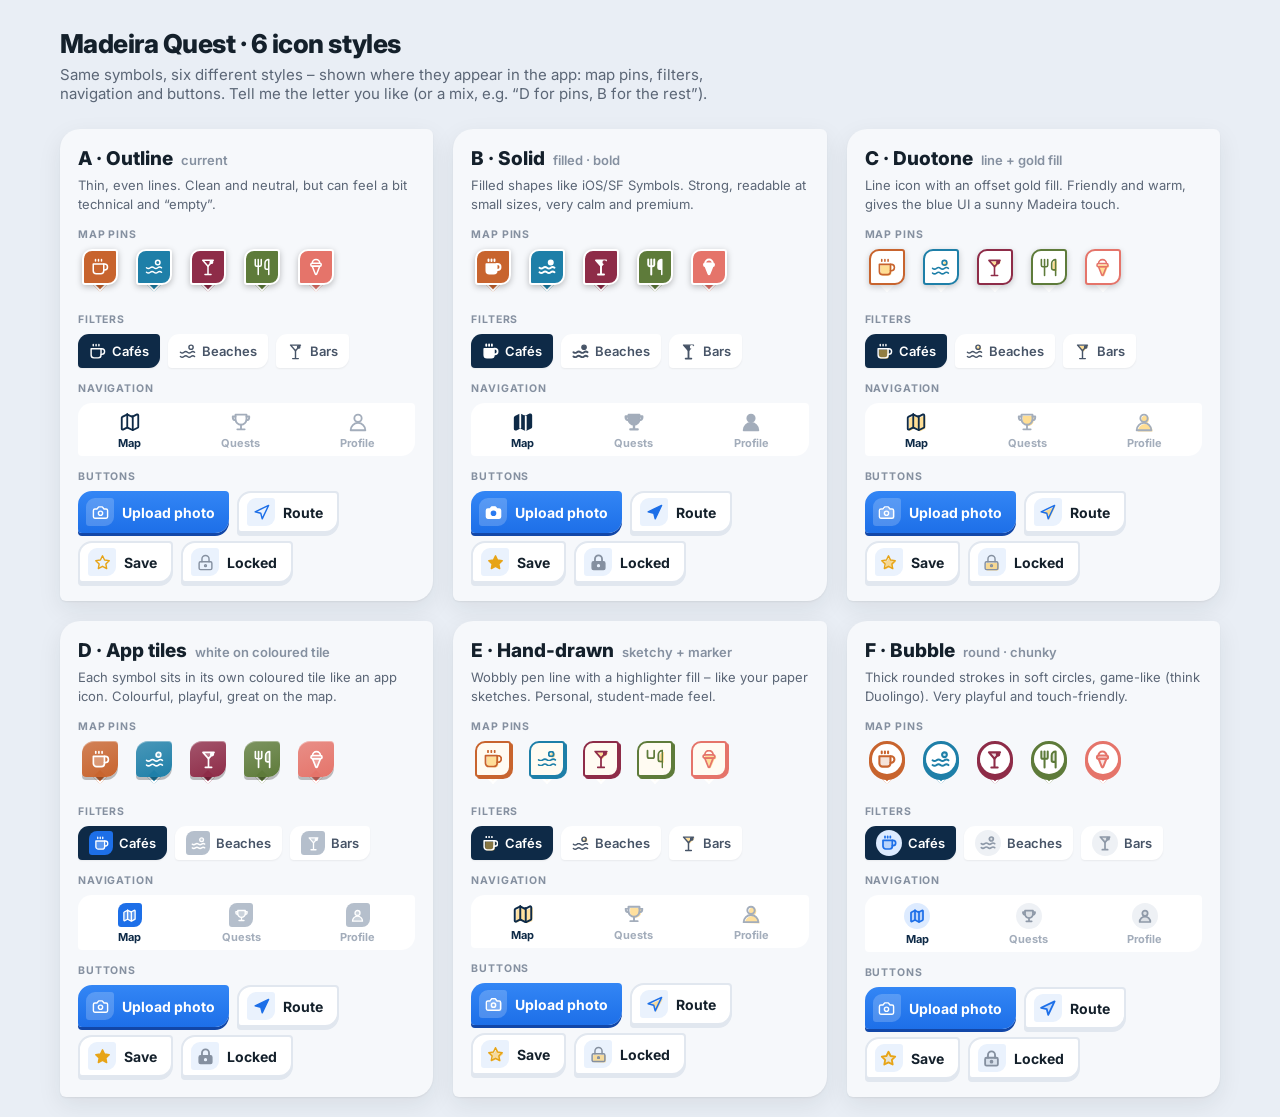
<file: designs-icons.html>
<!doctype html>
<html lang="en">
<head>
<meta charset="utf-8" />
<meta name="viewport" content="width=device-width, initial-scale=1" />
<title>Madeira Quest – Icon styles</title>
<link rel="preconnect" href="https://fonts.googleapis.com" />
<link rel="preconnect" href="https://fonts.gstatic.com" crossorigin />
<link href="https://fonts.googleapis.com/css2?family=Inter:wght@400;500;600;700;800&display=swap" rel="stylesheet" />
<style>
  :root { --blue: #1D6FE8; --deep: #1247A8; --navy: #0E2A47; --sun: #FFC23D; --ink: #14202B; --muted: #8590A0; --line: #E1E7EF; --bg: #F6F8FB; }
  * { box-sizing: border-box; }
  body { margin: 0; font-family: Inter, system-ui, sans-serif; background: #E9EEF5; color: var(--ink); }
  header { padding: 28px 20px 6px; max-width: 1200px; margin: 0 auto; }
  header h1 { margin: 0 0 6px; font-size: 26px; font-weight: 800; letter-spacing: -.02em; }
  header p { margin: 0; color: #5b6676; font-size: 15px; max-width: 680px; }
  .grid { display: grid; grid-template-columns: repeat(auto-fit, minmax(340px, 1fr)); gap: 20px; padding: 20px; max-width: 1200px; margin: 0 auto; }
  .card { background: var(--bg); border-radius: 20px 6px 20px 6px; padding: 18px; box-shadow: 0 1px 2px rgba(0,0,0,.06), 0 8px 24px rgba(20,32,43,.08); }
  .card h2 { margin: 0; font-size: 19px; font-weight: 800; display: flex; align-items: baseline; gap: 8px; }
  .card h2 span { font-size: 13px; font-weight: 600; color: var(--muted); }
  .card .why { font-size: 13px; color: #5b6676; margin: 6px 0 14px; line-height: 1.45; min-height: 38px; }
  .row-label { font-size: 10.5px; font-weight: 700; color: var(--muted); text-transform: uppercase; letter-spacing: .08em; margin: 14px 0 8px; }
  .pins { display: flex; gap: 10px; }
  .pin { width: 44px; height: 50px; position: relative; }
  .chips, .acts { display: flex; gap: 8px; flex-wrap: wrap; }
  .chip { display: inline-flex; align-items: center; gap: 6px; height: 34px; padding: 0 11px; border-radius: 11px 4px 11px 4px; background: #fff; font-size: 13px; font-weight: 600; color: #475467; box-shadow: 0 1px 2px rgba(0,0,0,.06); }
  .chip.on { background: var(--navy); color: #fff; }
  .nav { display: flex; justify-content: space-around; background: #fff; border-radius: 14px 4px 14px 4px; padding: 8px 0 6px; }
  .nav div { display: flex; flex-direction: column; align-items: center; gap: 3px; font-size: 11px; font-weight: 700; color: #A3ADBB; }
  .nav div.on { color: var(--navy); }
  .btn { display: inline-flex; align-items: center; gap: 8px; height: 42px; padding: 0 14px 0 8px; border-radius: 14px 4px 14px 4px; font-weight: 700; font-size: 14px; background: linear-gradient(180deg, #3386F5, var(--blue)); color: #fff; box-shadow: 0 3px 0 var(--deep); }
  .btn.o { background: #fff; color: var(--ink); box-shadow: 0 3px 0 var(--line); border: 2px solid var(--line); }
  .btn .tile { width: 28px; height: 28px; display: grid; place-items: center; border-radius: 9px 3px 9px 3px; background: rgba(255,255,255,.2); }
  .btn.o .tile { background: #EAF2FD; color: var(--blue); }
  svg.i { display: block; overflow: visible; }
  .pick { margin-top: 16px; font-size: 13px; font-weight: 700; color: var(--blue); }
</style>
</head>
<body>
<header>
  <h1>Madeira Quest · 6 icon styles</h1>
  <p>Same symbols, six different styles – shown where they appear in the app: map pins, filters, navigation and buttons. Tell me the letter you like (or a mix, e.g. “D for pins, B for the rest”).</p>
</header>
<div class="grid" id="grid"></div>

<svg width="0" height="0" style="position:absolute">
  <defs>
    <filter id="rough" x="-10%" y="-10%" width="120%" height="120%">
      <feTurbulence type="fractalNoise" baseFrequency="0.035" numOctaves="2" seed="4" />
      <feDisplacementMap in="SourceGraphic" scale="1.6" />
    </filter>
  </defs>
</svg>

<script>
  // each icon = list of parts: [svg element, kind]  kind: "f" = fillable shape, "l" = line, "c" = cut-out detail
  const P = (d, k = "l") => [`<path d="${d}"/>`, k];
  const C = (cx, cy, r, k = "l") => [`<circle cx="${cx}" cy="${cy}" r="${r}"/>`, k];
  const R = (x, y, w, h, rx, k = "l") => [`<rect x="${x}" y="${y}" width="${w}" height="${h}" rx="${rx}"/>`, k];
  const I = {
    coffee:  [P("M3 8h14v9a4 4 0 0 1-4 4H7a4 4 0 0 1-4-4Z", "f"), P("M17 8h1a4 4 0 1 1 0 8h-1"), P("M6 2v2M10 2v2M14 2v2")],
    beach:   [C(17, 6, 3, "f"), P("M2 13c.6.5 1.2 1 2.5 1 2.5 0 2.5-2 5-2 2.6 0 2.4 2 5 2 2.5 0 2.5-2 5-2 1.3 0 1.9.5 2.5 1"), P("M2 19c.6.5 1.2 1 2.5 1 2.5 0 2.5-2 5-2 2.6 0 2.4 2 5 2 2.5 0 2.5-2 5-2 1.3 0 1.9.5 2.5 1")],
    bar:     [P("m19 3-7 8-7-8Z", "f"), P("M12 11v11M8 22h8"), C(16.5, 5.5, 1.6, "c")],
    food:    [P("M3 2v7c0 1.1.9 2 2 2h4a2 2 0 0 0 2-2V2"), P("M7 2v20"), P("M21 15V2a5 5 0 0 0-5 5v6c0 1.1.9 2 2 2h3Zm0 0v7", "f")],
    ice:     [P("m7 11 4.08 10.35a1 1 0 0 0 1.84 0L17 11Z", "f"), P("M17 7A5 5 0 0 0 7 7"), P("M17 7a2 2 0 0 1 0 4H7a2 2 0 0 1 0-4Z", "f")],
    map:     [P("M14.1 6.3 9.9 4.2a2 2 0 0 0-1.8 0L3.6 6.4A1 1 0 0 0 3 7.3v12.1a1 1 0 0 0 1.4.9l3.7-1.9a2 2 0 0 1 1.8 0l4.2 2.1a2 2 0 0 0 1.8 0l4.5-2.2a1 1 0 0 0 .6-.9V4.6a1 1 0 0 0-1.4-.9l-3.7 1.9a2 2 0 0 1-1.8 0Z", "f"), P("M15 5.8v15M9 3.2v15", "c")],
    trophy:  [P("M6 4h12v5a6 6 0 0 1-12 0V4Z", "f"), P("M12 15v5M8 20h8"), P("M6 6H3v1a3 3 0 0 0 3 3M18 6h3v1a3 3 0 0 1-3 3")],
    user:    [C(12, 8, 4, "f"), P("M4 21a8 8 0 0 1 16 0Z", "f")],
    camera:  [P("M14.5 4h-5L7 7H4a2 2 0 0 0-2 2v9a2 2 0 0 0 2 2h16a2 2 0 0 0 2-2V9a2 2 0 0 0-2-2h-3Z", "f"), C(12, 13, 3, "c")],
    route:   [P("M3 11 22 2l-9 19-2-8Z", "f")],
    star:    [P("M12 2.5l2.9 6 6.6.9-4.8 4.6 1.2 6.5L12 17.4l-5.9 3.1 1.2-6.5L2.5 9.4l6.6-.9Z", "f")],
    lock:    [R(3, 11, 18, 11, 2, "f"), P("M7 11V7a5 5 0 0 1 10 0v4"), C(12, 16.5, 1.3, "c")],
  };
  const CAT = [["coffee", "Cafés", "#C8642E"], ["beach", "Beaches", "#1E7FA8"], ["bar", "Bars", "#8E2C48"], ["food", "Food", "#5E7B3A"], ["ice", "Ice cream", "#E5746A"]];

  // render one icon in a style
  function icon(name, style, o = {}) {
    const size = o.size || 22, color = o.color || "currentColor", bg = o.bg || "#fff", accent = o.accent || "var(--sun)";
    const parts = I[name].map(([el, k]) => {
      const a = (attrs) => el.replace(/^<(\w+)/, `<$1 ${attrs}`);
      switch (style) {
        case "outline": return a(`fill="none" stroke="${color}" stroke-width="2"`);
        case "solid":   return k === "f" ? a(`fill="${color}" stroke="${color}" stroke-width="2"`) : k === "c" ? a(`fill="${bg}" stroke="${bg}" stroke-width="2"`) : a(`fill="none" stroke="${color}" stroke-width="2.6"`);
        case "duo":     return (k === "f" ? a(`fill="${accent}" fill-opacity=".55" stroke="none" transform="translate(1.3 1.3)"`) : "") + a(`fill="none" stroke="${color}" stroke-width="2"`);
        case "tile":    return a(`fill="${k === "f" ? "rgba(255,255,255,.28)" : "none"}" stroke="#fff" stroke-width="2.1"`);
        case "sketch":  return (k === "f" ? a(`fill="${accent}" fill-opacity=".5" stroke="none" transform="translate(1.6 1.2) rotate(2 12 12)"`) : "") + a(`fill="none" stroke="${color}" stroke-width="2.1" filter="url(#rough)"`);
        case "bubble":  return (k === "f" ? a(`fill="${color}" fill-opacity=".18" stroke="none"`) : "") + a(`fill="${k === "c" ? color : "none"}" stroke="${color}" stroke-width="2.6"`);
      }
    }).join("");
    return `<svg class="i" width="${size}" height="${size}" viewBox="0 0 24 24" stroke-linecap="round" stroke-linejoin="round">${parts}</svg>`;
  }

  // how a map pin looks in each style
  function pin(style, [name, , col]) {
    const base = `position:absolute;left:4px;top:0;width:36px;height:36px;display:grid;place-items:center;`;
    const tail = (c) => `<div style="position:absolute;left:50%;top:31px;width:10px;height:10px;transform:translateX(-50%) rotate(45deg);background:${c};border-right:2px solid #fff;border-bottom:2px solid #fff"></div>`;
    switch (style) {
      case "outline": return `<div class="pin">${tail(col)}<div style="${base}border-radius:10px 3px 10px 3px;background:${col};border:2px solid #fff;box-shadow:0 2px 6px rgba(0,0,0,.25)">${icon(name, "outline", { color: "#fff", size: 18 })}</div></div>`;
      case "solid":   return `<div class="pin">${tail(col)}<div style="${base}border-radius:10px 3px 10px 3px;background:${col};border:2px solid #fff;box-shadow:0 2px 6px rgba(0,0,0,.25)">${icon(name, "solid", { color: "#fff", bg: col, size: 18 })}</div></div>`;
      case "duo":     return `<div class="pin">${tail("#fff")}<div style="${base}border-radius:10px 3px 10px 3px;background:#fff;border:2px solid ${col};box-shadow:0 2px 6px rgba(0,0,0,.2)">${icon(name, "duo", { color: col, size: 19 })}</div></div>`;
      case "tile":    return `<div class="pin">${tail(col)}<div style="${base}border-radius:12px 4px 12px 4px;background:linear-gradient(160deg, ${col}cc, ${col});box-shadow:inset 0 1px 0 rgba(255,255,255,.35),0 3px 0 rgba(0,0,0,.25)">${icon(name, "tile", { size: 19 })}</div></div>`;
      case "sketch":  return `<div class="pin">${tail("#FFFBF2")}<div style="${base}border-radius:10px 3px 10px 3px;background:#FFFBF2;border:2px solid ${col};box-shadow:2px 2px 0 ${col}">${icon(name, "sketch", { color: col, size: 20 })}</div></div>`;
      case "bubble":  return `<div class="pin">${tail(col)}<div style="${base}border-radius:50%;background:#fff;border:3px solid ${col};box-shadow:0 3px 0 ${col}">${icon(name, "bubble", { color: col, size: 19 })}</div></div>`;
    }
  }
  function ui(style, name, active) {
    if (style === "tile") return `<span style="display:grid;place-items:center;width:24px;height:24px;border-radius:8px 3px 8px 3px;background:${active ? "var(--blue)" : "#B5BFCC"}">${icon(name, "tile", { size: 15 })}</span>`;
    if (style === "bubble") return `<span style="display:grid;place-items:center;width:26px;height:26px;border-radius:50%;background:${active ? "#DDEBFF" : "#EEF1F5"}">${icon(name, "bubble", { size: 16, color: active ? "var(--blue)" : "#8E99A8" })}</span>`;
    return icon(name, style, { size: 22 });
  }

  const STYLES = [
    ["outline", "A · Outline", "current", "Thin, even lines. Clean and neutral, but can feel a bit technical and “empty”."],
    ["solid", "B · Solid", "filled · bold", "Filled shapes like iOS/SF Symbols. Strong, readable at small sizes, very calm and premium."],
    ["duo", "C · Duotone", "line + gold fill", "Line icon with an offset gold fill. Friendly and warm, gives the blue UI a sunny Madeira touch."],
    ["tile", "D · App tiles", "white on coloured tile", "Each symbol sits in its own coloured tile like an app icon. Colourful, playful, great on the map."],
    ["sketch", "E · Hand-drawn", "sketchy + marker", "Wobbly pen line with a highlighter fill – like your paper sketches. Personal, student-made feel."],
    ["bubble", "F · Bubble", "round · chunky", "Thick rounded strokes in soft circles, game-like (think Duolingo). Very playful and touch-friendly."],
  ];

  document.getElementById("grid").innerHTML = STYLES.map(([st, title, sub, why]) => `
    <section class="card">
      <h2>${title} <span>${sub}</span></h2>
      <p class="why">${why}</p>
      <div class="row-label">Map pins</div>
      <div class="pins">${CAT.map((c) => pin(st, c)).join("")}</div>
      <div class="row-label">Filters</div>
      <div class="chips">${CAT.slice(0, 3).map(([n, l], i) => `<span class="chip ${i === 0 ? "on" : ""}">${st === "tile" || st === "bubble" ? ui(st, n, i === 0) : icon(n, st, { size: 17, color: i === 0 ? "#fff" : "currentColor", bg: i === 0 ? "#0E2A47" : "#fff" })}${l}</span>`).join("")}</div>
      <div class="row-label">Navigation</div>
      <div class="nav">${[["map", "Map"], ["trophy", "Quests"], ["user", "Profile"]].map(([n, l], i) => `<div class="${i === 0 ? "on" : ""}">${ui(st, n, i === 0)}${l}</div>`).join("")}</div>
      <div class="row-label">Buttons</div>
      <div class="acts">
        <span class="btn"><span class="tile">${icon("camera", st === "tile" || st === "bubble" ? "outline" : st, { size: 17, color: "#fff", bg: "#2a7af0", accent: "rgba(255,255,255,.5)" })}</span>Upload photo</span>
        <span class="btn o"><span class="tile">${icon("route", st === "tile" || st === "bubble" ? (st === "tile" ? "solid" : "bubble") : st, { size: 17, color: "#1D6FE8" })}</span>Route</span>
        <span class="btn o"><span class="tile">${icon("star", st === "tile" ? "solid" : st, { size: 17, color: "#E7A417" })}</span>Save</span>
        <span class="btn o"><span class="tile" style="color:#8590A0">${icon("lock", st === "tile" ? "solid" : st, { size: 17, color: "#8590A0", bg: "#EAF2FD" })}</span>Locked</span>
      </div>
    </section>`).join("");
</script>
</body>
</html>
</file>
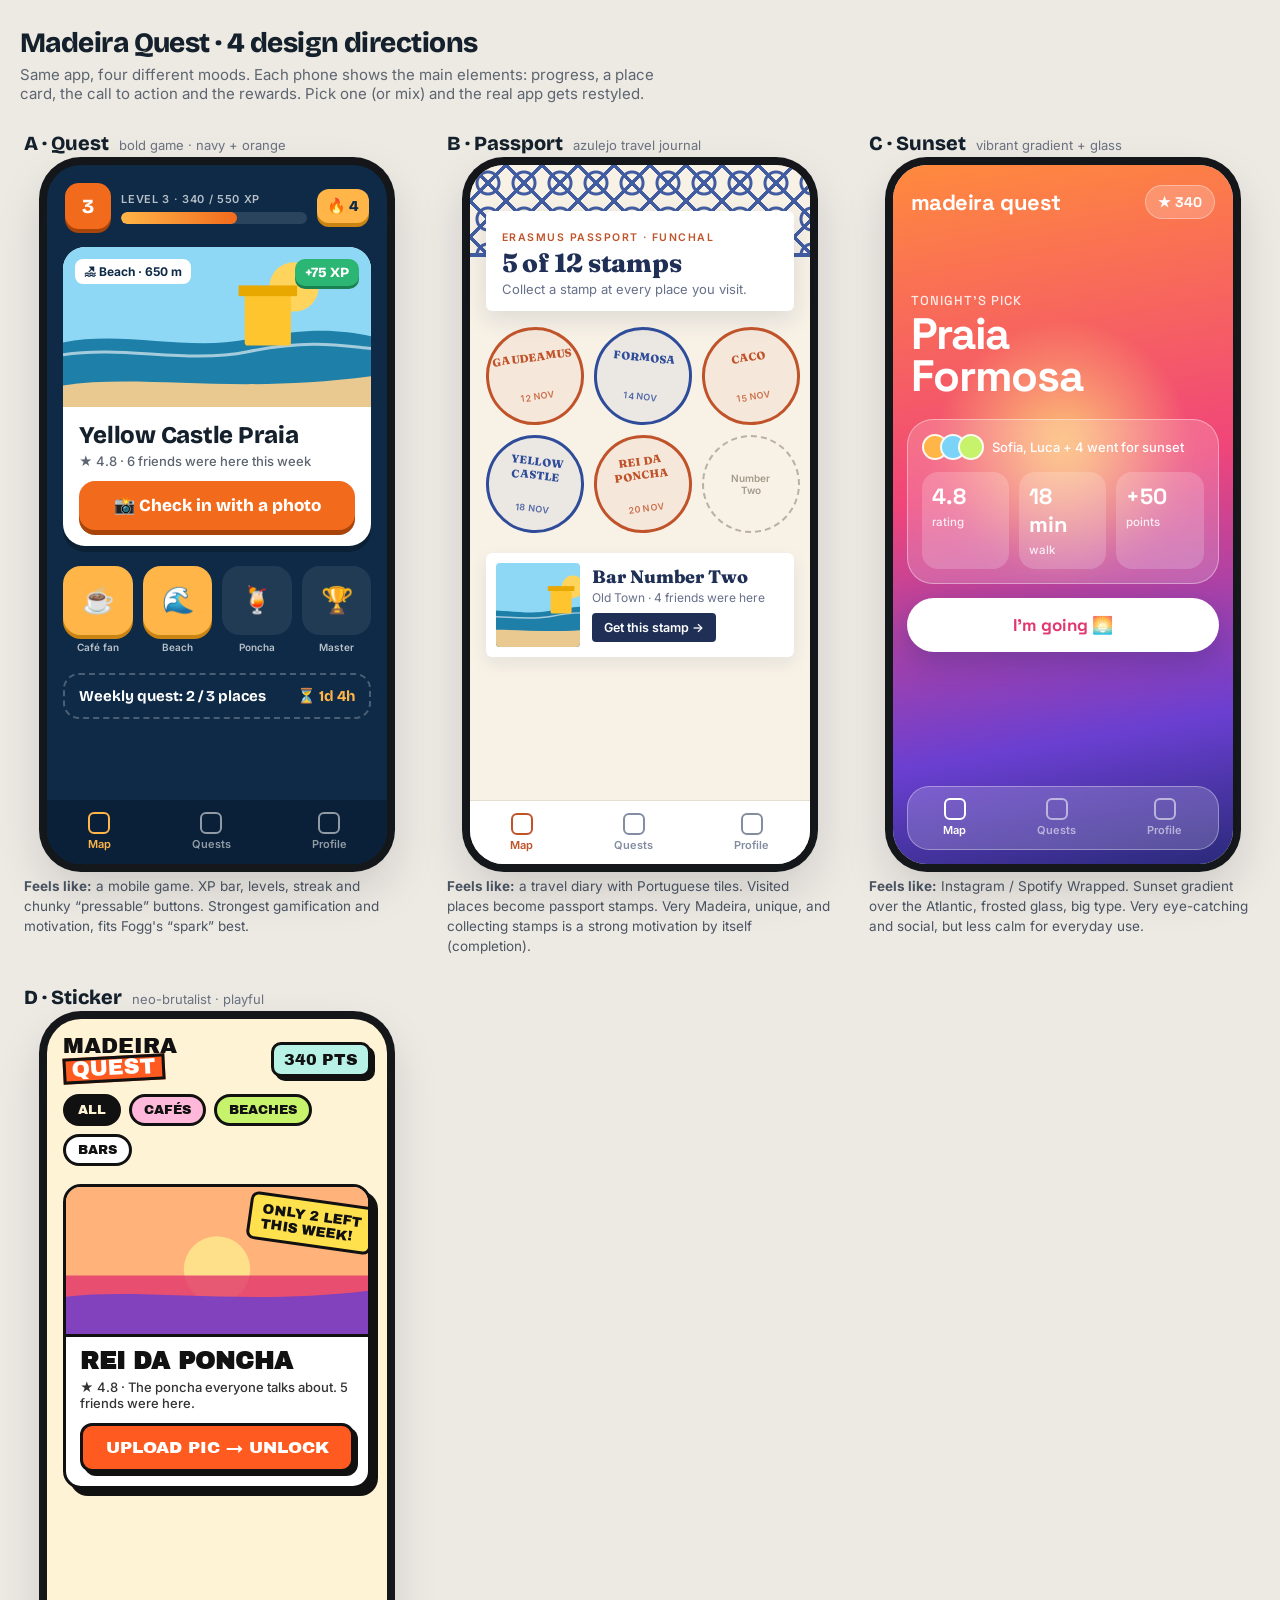
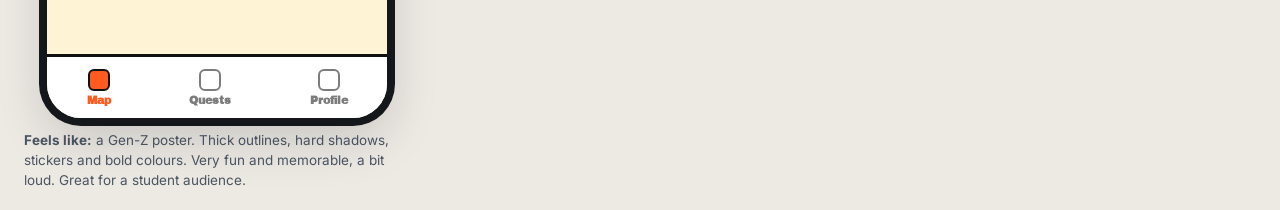
<file: designs.html>
<!doctype html>
<html lang="en">
<head>
<meta charset="utf-8" />
<meta name="viewport" content="width=device-width, initial-scale=1" />
<title>Madeira Quest – Design directions</title>
<link rel="preconnect" href="https://fonts.googleapis.com" />
<link rel="preconnect" href="https://fonts.gstatic.com" crossorigin />
<link href="https://fonts.googleapis.com/css2?family=Bricolage+Grotesque:opsz,wght@12..96,500;12..96,700;12..96,800&family=Fraunces:opsz,wght@9..144,600;9..144,800&family=Inter:wght@400;500;600;700&family=Space+Grotesk:wght@500;700&family=Archivo+Black&display=swap" rel="stylesheet" />
<style>
  :root { --page: #EDE9E3; --ink: #14202B; }
  * { box-sizing: border-box; }
  body { margin: 0; font-family: Inter, system-ui, sans-serif; background: var(--page); color: var(--ink); }
  header.page { padding: 28px 20px 8px; max-width: 1400px; margin: 0 auto; }
  header.page h1 { margin: 0 0 6px; font: 800 28px/1.1 "Bricolage Grotesque", sans-serif; letter-spacing: -.02em; }
  header.page p { margin: 0; color: #5d6570; font-size: 15px; max-width: 640px; }
  .grid { display: grid; grid-template-columns: repeat(auto-fit, minmax(290px, 1fr)); gap: 28px; padding: 20px; max-width: 1440px; margin: 0 auto; }
  .option > .label { display: flex; align-items: baseline; gap: 10px; margin: 0 4px 10px; }
  .option > .label b { font: 800 20px "Bricolage Grotesque", sans-serif; }
  .option > .label span { font-size: 13px; color: #6b7280; }
  .option > .why { font-size: 13.5px; color: #4b5563; margin: 12px 4px 0; line-height: 1.5; }
  .phone { width: 100%; max-width: 340px; aspect-ratio: 9 / 18.5; border-radius: 34px; overflow: hidden; position: relative; box-shadow: 0 20px 50px rgba(20,32,43,.18), 0 0 0 8px #15171a; margin: 0 auto; }
  .scr { position: absolute; inset: 0; overflow: hidden; display: flex; flex-direction: column; }
  svg.art { display: block; width: 100%; height: 100%; }

  /* ============ A · QUEST (bold game) ============ */
  .A { background: #0E2A47; color: #fff; font-family: "Bricolage Grotesque", sans-serif; }
  .A .top { padding: 18px 18px 10px; display: flex; align-items: center; gap: 10px; }
  .A .lvl { width: 46px; height: 46px; border-radius: 14px; background: #F26B1D; display: grid; place-items: center; font-weight: 800; font-size: 20px; box-shadow: 0 4px 0 #A8440A; }
  .A .xp { flex: 1; }
  .A .xp small { font: 600 11px Inter; opacity: .7; letter-spacing: .06em; text-transform: uppercase; }
  .A .bar { height: 12px; border-radius: 6px; background: rgba(255,255,255,.12); margin-top: 5px; overflow: hidden; }
  .A .bar i { display: block; height: 100%; width: 62%; background: linear-gradient(90deg, #FFB547, #F26B1D); border-radius: 6px; }
  .A .streak { background: #FFB547; color: #0E2A47; font-weight: 800; padding: 8px 10px; border-radius: 12px; font-size: 15px; box-shadow: 0 4px 0 #C98411; }
  .A .card { margin: 8px 16px; background: #fff; color: #14202B; border-radius: 22px; overflow: hidden; box-shadow: 0 6px 0 rgba(0,0,0,.25); }
  .A .card .pic { height: 160px; position: relative; }
  .A .tag { position: absolute; left: 12px; top: 12px; background: #fff; color: #0E2A47; font: 700 12px Inter; padding: 5px 9px; border-radius: 8px; }
  .A .reward { position: absolute; right: 12px; top: 12px; background: #2BB673; color: #fff; font-weight: 800; font-size: 14px; padding: 5px 10px; border-radius: 10px; box-shadow: 0 3px 0 #1C8150; }
  .A .card .body { padding: 14px 16px 16px; }
  .A .card h3 { margin: 0; font-size: 24px; font-weight: 800; letter-spacing: -.01em; }
  .A .card p { margin: 4px 0 12px; font: 500 13px Inter; color: #5d6570; }
  .A .cta { display: block; text-align: center; background: #F26B1D; color: #fff; font-weight: 800; font-size: 17px; padding: 14px; border-radius: 16px; box-shadow: 0 5px 0 #A8440A; }
  .A .row { display: flex; gap: 10px; padding: 12px 16px; }
  .A .badge { flex: 1; aspect-ratio: 1; border-radius: 18px; background: rgba(255,255,255,.08); display: grid; place-items: center; font-size: 26px; position: relative; }
  .A .badge.on { background: #FFB547; box-shadow: 0 4px 0 #C98411; }
  .A .badge small { position: absolute; bottom: -18px; font: 600 10px Inter; opacity: .7; white-space: nowrap; }
  .A .quest { margin: 26px 16px 0; padding: 12px 14px; border: 2px dashed rgba(255,255,255,.25); border-radius: 16px; font-size: 15px; font-weight: 700; display: flex; justify-content: space-between; }
  .A .quest span { color: #FFB547; }

  /* ============ B · PASSPORT (azulejo travel journal) ============ */
  .B { background: #F7F1E6; color: #1F2F55; font-family: Inter, sans-serif; }
  .B .tiles { height: 92px; background-color: #F7F1E6; background-image:
      radial-gradient(circle at 50% 50%, transparent 9px, #2E4C9A 10px, #2E4C9A 12px, transparent 13px),
      linear-gradient(45deg, transparent 46%, #2E4C9A 47%, #2E4C9A 53%, transparent 54%),
      linear-gradient(-45deg, transparent 46%, #2E4C9A 47%, #2E4C9A 53%, transparent 54%);
    background-size: 36px 36px; opacity: .9; border-bottom: 4px solid #2E4C9A; }
  .B .head { margin: -46px 16px 0; background: #fff; border-radius: 6px; padding: 14px 16px; box-shadow: 0 8px 24px rgba(31,47,85,.12); position: relative; }
  .B .head small { font: 600 10.5px Inter; letter-spacing: .14em; text-transform: uppercase; color: #C0532A; }
  .B .head h2 { margin: 2px 0 0; font: 800 26px "Fraunces", serif; letter-spacing: -.01em; }
  .B .head p { margin: 2px 0 0; font-size: 13px; color: #67708a; }
  .B .stamps { display: grid; grid-template-columns: repeat(3, 1fr); gap: 10px; padding: 16px; }
  .B .stamp { aspect-ratio: 1; border: 2px dashed #b9b2a3; border-radius: 50%; display: grid; place-items: center; text-align: center; font: 600 10px Inter; color: #a39c8c; padding: 6px; }
  .B .stamp.on { border: 3px solid #C0532A; color: #C0532A; transform: rotate(-8deg); background: rgba(192,83,42,.06); font: 800 11px "Fraunces", serif; letter-spacing: .02em; }
  .B .stamp.on.b { border-color: #2E4C9A; color: #2E4C9A; background: rgba(46,76,154,.06); transform: rotate(6deg); }
  .B .stamp.on em { display: block; font: 600 9px Inter; font-style: normal; opacity: .8; }
  .B .next { margin: 4px 16px; background: #fff; border-radius: 6px; display: flex; gap: 12px; padding: 10px; box-shadow: 0 6px 18px rgba(31,47,85,.08); }
  .B .next .pic { width: 84px; height: 84px; border-radius: 4px; overflow: hidden; flex: none; }
  .B .next h4 { margin: 2px 0 2px; font: 800 18px "Fraunces", serif; }
  .B .next p { margin: 0 0 8px; font-size: 12px; color: #67708a; }
  .B .next a { display: inline-block; background: #1F2F55; color: #fff; font-size: 12.5px; font-weight: 600; padding: 7px 12px; border-radius: 4px; }

  /* ============ C · SUNSET (vibrant gradient + glass) ============ */
  .C { color: #fff; font-family: "Space Grotesk", sans-serif; background: linear-gradient(170deg, #FF8A3D 0%, #F0457A 45%, #6A3FD1 80%, #2A2A7A 100%); }
  .C .scr::before { content: ""; position: absolute; width: 260px; height: 260px; border-radius: 50%; background: radial-gradient(circle, rgba(255,214,120,.9), rgba(255,214,120,0) 70%); left: 50%; top: 22%; transform: translateX(-50%); }
  .C .top { position: relative; padding: 20px 18px 0; display: flex; justify-content: space-between; align-items: center; }
  .C .top b { font-size: 22px; letter-spacing: -.02em; }
  .C .pill { background: rgba(255,255,255,.2); backdrop-filter: blur(10px); padding: 7px 12px; border-radius: 999px; font-weight: 700; font-size: 14px; border: 1px solid rgba(255,255,255,.35); }
  .C .big { position: relative; padding: 70px 18px 0; }
  .C .big small { font-weight: 500; font-size: 13px; opacity: .85; letter-spacing: .08em; text-transform: uppercase; }
  .C .big h2 { margin: 4px 0 0; font-size: 44px; line-height: .95; letter-spacing: -.03em; }
  .C .glass { position: relative; margin: 22px 14px 0; padding: 14px; border-radius: 26px; background: rgba(255,255,255,.18); backdrop-filter: blur(16px); border: 1px solid rgba(255,255,255,.4); }
  .C .glass .who { display: flex; align-items: center; gap: 8px; font: 500 13px Inter; }
  .C .av { display: flex; } .C .av i { width: 26px; height: 26px; border-radius: 50%; border: 2px solid rgba(255,255,255,.9); margin-left: -8px; display: block; } .C .av i:first-child { margin-left: 0; }
  .C .glass .row { display: flex; gap: 10px; margin-top: 12px; }
  .C .glass .row div { flex: 1; background: rgba(255,255,255,.18); border-radius: 16px; padding: 10px; }
  .C .glass .row b { display: block; font-size: 22px; } .C .glass .row small { font: 500 11.5px Inter; opacity: .85; }
  .C .cta { position: relative; margin: 14px; display: block; text-align: center; background: #fff; color: #E2366F; font-weight: 700; font-size: 17px; padding: 16px; border-radius: 999px; box-shadow: 0 10px 30px rgba(42,42,122,.35); }

  /* ============ D · STICKER (neo-brutalist, Gen-Z) ============ */
  .D { background: #FFF3D6; color: #111; font-family: "Archivo Black", sans-serif; }
  .D .top { padding: 18px 16px 6px; display: flex; justify-content: space-between; align-items: center; }
  .D .logo { font-size: 22px; line-height: .9; } .D .logo span { background: #FF5A1F; color: #fff; padding: 0 6px; display: inline-block; transform: rotate(-3deg); border: 3px solid #111; }
  .D .pts { background: #B8F2E6; border: 3px solid #111; box-shadow: 4px 4px 0 #111; padding: 6px 10px; font-size: 16px; border-radius: 10px; }
  .D .card { margin: 12px 16px; background: #fff; border: 3px solid #111; border-radius: 18px; box-shadow: 7px 7px 0 #111; overflow: hidden; }
  .D .card .pic { height: 150px; border-bottom: 3px solid #111; position: relative; }
  .D .sticker { position: absolute; right: -6px; top: 12px; background: #FFE14D; border: 3px solid #111; padding: 6px 10px; transform: rotate(8deg); font-size: 14px; border-radius: 8px; }
  .D .card .body { padding: 12px 14px 14px; }
  .D .card h3 { margin: 0; font-size: 24px; line-height: 1; text-transform: uppercase; }
  .D .card p { margin: 6px 0 12px; font: 500 13px Inter; color: #333; }
  .D .cta { display: block; text-align: center; background: #FF5A1F; color: #fff; border: 3px solid #111; box-shadow: 4px 4px 0 #111; padding: 12px; border-radius: 12px; font-size: 17px; }
  .D .chips { display: flex; gap: 8px; padding: 6px 16px; flex-wrap: wrap; }
  .D .chip { border: 3px solid #111; border-radius: 999px; padding: 6px 12px; font-size: 13px; background: #fff; }
  .D .chip.on { background: #111; color: #FFF3D6; }
  .D .chip.p { background: #FFB8D9; } .D .chip.g { background: #C6F36B; }

  /* bottom nav per design */
  .nav { position: absolute; left: 0; right: 0; bottom: 0; height: 64px; display: flex; justify-content: space-around; align-items: center; font: 600 11px Inter; }
  .nav span { display: flex; flex-direction: column; align-items: center; gap: 3px; opacity: .55; }
  .nav span.on { opacity: 1; }
  .nav i { width: 22px; height: 22px; border-radius: 6px; border: 2px solid currentColor; display: block; }
  .A .nav { background: #0A2038; color: #fff; } .A .nav .on { color: #FFB547; }
  .B .nav { background: #fff; color: #1F2F55; border-top: 1px solid #e6dfd1; } .B .nav .on { color: #C0532A; }
  .C .nav { margin: 0 14px 14px; left: 0; right: 0; bottom: 0; border-radius: 22px; background: rgba(255,255,255,.18); backdrop-filter: blur(14px); color: #fff; border: 1px solid rgba(255,255,255,.35); }
  .D .nav { background: #fff; border-top: 3px solid #111; color: #111; font-family: "Archivo Black"; } .D .nav .on { color: #FF5A1F; }
  .D .nav .on i { background: #FF5A1F; border-color: #111; }
</style>
</head>
<body>
<header class="page">
  <h1>Madeira Quest · 4 design directions</h1>
  <p>Same app, four different moods. Each phone shows the main elements: progress, a place card, the call to action and the rewards. Pick one (or mix) and the real app gets restyled.</p>
</header>

<!-- shared illustration -->
<svg width="0" height="0" style="position:absolute">
  <defs>
    <symbol id="beach" viewBox="0 0 200 120" preserveAspectRatio="xMidYMid slice">
      <rect width="200" height="120" fill="#8FD8F5"/><circle cx="150" cy="34" r="16" fill="#FFD45C"/>
      <path d="M0 70 C40 62 80 76 120 68 S180 62 200 66 V120 H0Z" fill="#1E7FA8"/>
      <path d="M0 78 C40 72 80 84 120 76 S180 72 200 74" stroke="#fff" stroke-opacity=".6" stroke-width="2" fill="none"/>
      <path d="M0 98 C50 90 110 104 200 92 V120 H0Z" fill="#E9C98F"/>
      <rect x="118" y="38" width="30" height="34" fill="#FFC52E" rx="2"/><rect x="114" y="33" width="38" height="7" fill="#E8A800"/>
    </symbol>
    <symbol id="sunset" viewBox="0 0 200 120" preserveAspectRatio="xMidYMid slice">
      <rect width="200" height="120" fill="#FFB27A"/><circle cx="100" cy="66" r="22" fill="#FFE08A"/>
      <path d="M0 70 H200 V120 H0Z" fill="#E2366F" opacity=".8"/><path d="M0 84 C50 78 120 90 200 80 V120 H0Z" fill="#6A3FD1" opacity=".8"/>
    </symbol>
  </defs>
</svg>

<div class="grid">

  <!-- A -->
  <section class="option">
    <div class="label"><b>A · Quest</b><span>bold game · navy + orange</span></div>
    <div class="phone A"><div class="scr">
      <div class="top">
        <div class="lvl">3</div>
        <div class="xp"><small>Level 3 · 340 / 550 XP</small><div class="bar"><i></i></div></div>
        <div class="streak">🔥 4</div>
      </div>
      <div class="card">
        <div class="pic"><svg class="art"><use href="#beach"/></svg><span class="tag">🏖 Beach · 650 m</span><span class="reward">+75 XP</span></div>
        <div class="body">
          <h3>Yellow Castle Praia</h3>
          <p>★ 4.8 · 6 friends were here this week</p>
          <a class="cta">📸 Check in with a photo</a>
        </div>
      </div>
      <div class="row">
        <div class="badge on">☕<small>Café fan</small></div>
        <div class="badge on">🌊<small>Beach</small></div>
        <div class="badge">🍹<small>Poncha</small></div>
        <div class="badge">🏆<small>Master</small></div>
      </div>
      <div class="quest">Weekly quest: 2 / 3 places <span>⏳ 1d 4h</span></div>
    <div class="nav"><span class="on"><i></i>Map</span><span><i></i>Quests</span><span><i></i>Profile</span></div>
    </div></div>
    <p class="why"><b>Feels like:</b> a mobile game. XP bar, levels, streak and chunky “pressable” buttons. Strongest gamification and motivation, fits Fogg's “spark” best.</p>
  </section>

  <!-- B -->
  <section class="option">
    <div class="label"><b>B · Passport</b><span>azulejo travel journal</span></div>
    <div class="phone B"><div class="scr">
      <div class="tiles"></div>
      <div class="head">
        <small>Erasmus passport · Funchal</small>
        <h2>5 of 12 stamps</h2>
        <p>Collect a stamp at every place you visit.</p>
      </div>
      <div class="stamps">
        <div class="stamp on">GAUDEAMUS<em>12 NOV</em></div>
        <div class="stamp on b">FORMOSA<em>14 NOV</em></div>
        <div class="stamp on">CACO<em>15 NOV</em></div>
        <div class="stamp on b">YELLOW<br>CASTLE<em>18 NOV</em></div>
        <div class="stamp on">REI DA<br>PONCHA<em>20 NOV</em></div>
        <div class="stamp">Number<br>Two</div>
      </div>
      <div class="next">
        <div class="pic"><svg class="art"><use href="#beach"/></svg></div>
        <div><h4>Bar Number Two</h4><p>Old Town · 4 friends were here</p><a>Get this stamp →</a></div>
      </div>
    <div class="nav"><span class="on"><i></i>Map</span><span><i></i>Quests</span><span><i></i>Profile</span></div>
    </div></div>
    <p class="why"><b>Feels like:</b> a travel diary with Portuguese tiles. Visited places become passport stamps. Very Madeira, unique, and collecting stamps is a strong motivation by itself (completion).</p>
  </section>

  <!-- C -->
  <section class="option">
    <div class="label"><b>C · Sunset</b><span>vibrant gradient + glass</span></div>
    <div class="phone C"><div class="scr">
      <div class="top"><b>madeira quest</b><span class="pill">★ 340</span></div>
      <div class="big"><small>Tonight's pick</small><h2>Praia<br>Formosa</h2></div>
      <div class="glass">
        <div class="who"><span class="av"><i style="background:#FFB547"></i><i style="background:#7BD3F7"></i><i style="background:#C6F36B"></i></span> Sofia, Luca + 4 went for sunset</div>
        <div class="row"><div><b>4.8</b><small>rating</small></div><div><b>18 min</b><small>walk</small></div><div><b>+50</b><small>points</small></div></div>
      </div>
      <a class="cta">I'm going 🌅</a>
    <div class="nav"><span class="on"><i></i>Map</span><span><i></i>Quests</span><span><i></i>Profile</span></div>
    </div></div>
    <p class="why"><b>Feels like:</b> Instagram / Spotify Wrapped. Sunset gradient over the Atlantic, frosted glass, big type. Very eye-catching and social, but less calm for everyday use.</p>
  </section>

  <!-- D -->
  <section class="option">
    <div class="label"><b>D · Sticker</b><span>neo-brutalist · playful</span></div>
    <div class="phone D"><div class="scr">
      <div class="top"><div class="logo">MADEIRA<br><span>QUEST</span></div><div class="pts">340 PTS</div></div>
      <div class="chips"><span class="chip on">ALL</span><span class="chip p">CAFÉS</span><span class="chip g">BEACHES</span><span class="chip">BARS</span></div>
      <div class="card">
        <div class="pic"><svg class="art"><use href="#sunset"/></svg><span class="sticker">ONLY 2 LEFT<br>THIS WEEK!</span></div>
        <div class="body">
          <h3>Rei da Poncha</h3>
          <p>★ 4.8 · The poncha everyone talks about. 5 friends were here.</p>
          <a class="cta">UPLOAD PIC → UNLOCK</a>
        </div>
      </div>
    <div class="nav"><span class="on"><i></i>Map</span><span><i></i>Quests</span><span><i></i>Profile</span></div>
    </div></div>
    <p class="why"><b>Feels like:</b> a Gen-Z poster. Thick outlines, hard shadows, stickers and bold colours. Very fun and memorable, a bit loud. Great for a student audience.</p>
  </section>

</div>
</body>
</html>
</file>
